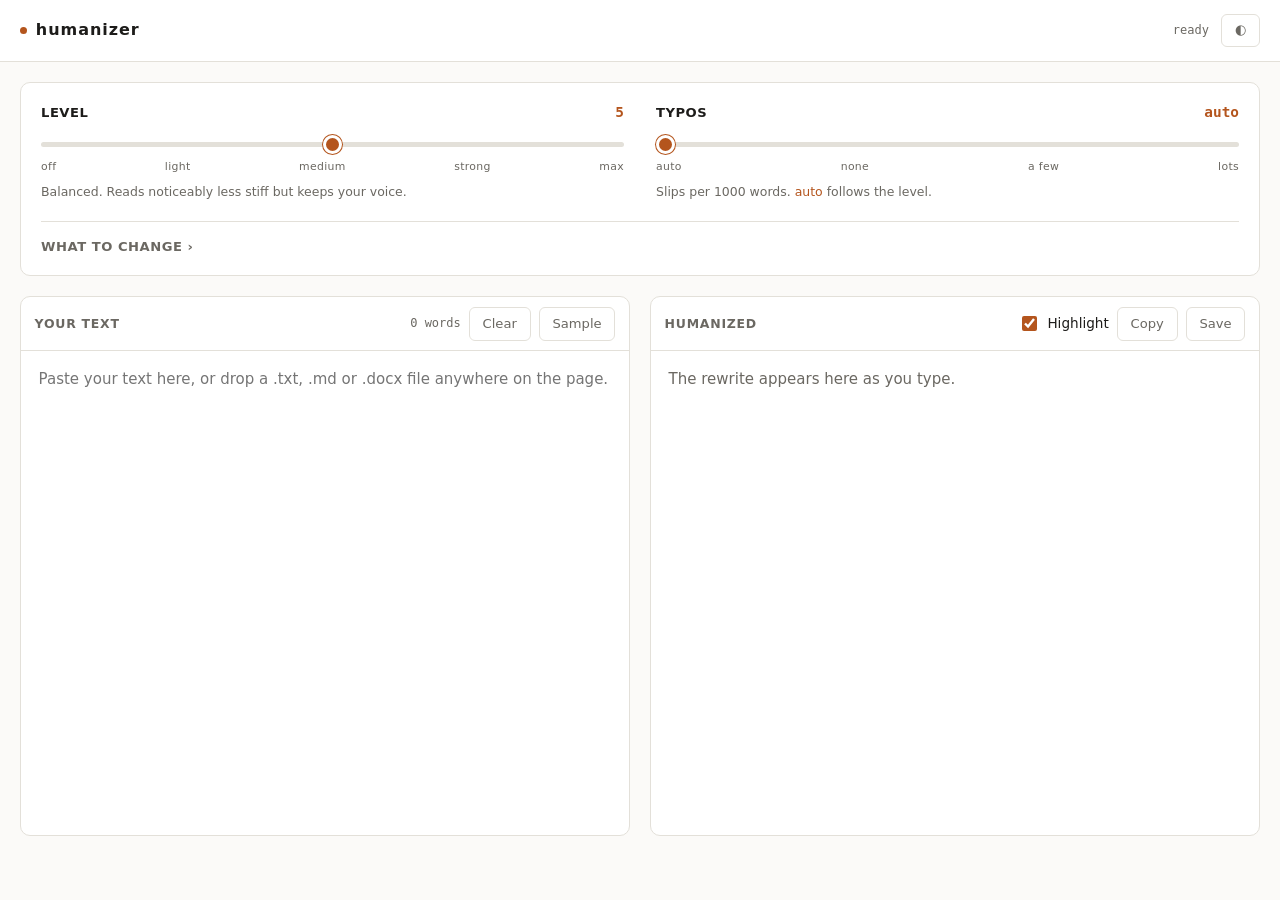
<file: index.html>
<!doctype html>
<html lang="en" data-theme="auto">
<head>
<meta charset="utf-8">
<meta name="viewport" content="width=device-width, initial-scale=1">
<title>humanizer</title>
<!-- relative, so this folder works both under the Python server at / and at a
     GitHub Pages project path like /humanizer/ -->
<link rel="stylesheet" href="app.css">
<link rel="icon" href="data:image/svg+xml,<svg xmlns='http://www.w3.org/2000/svg' viewBox='0 0 16 16'><text y='13' font-size='13'>✍</text></svg>">
</head>
<body>

<header class="bar">
  <h1>humanizer</h1>
  <div class="bar-actions">
    <span class="hint" id="status">ready</span>
    <button type="button" id="theme" class="ghost" title="Light / dark">◐</button>
  </div>
</header>

<main>
  <!-- ------------------------------------------------ controls -->
  <section class="controls">
    <div class="slider-block">
      <div class="slider-head">
        <label for="level">Level</label>
        <output id="level-value">5</output>
      </div>
      <input type="range" id="level" min="0" max="10" step="1" value="5">
      <div class="ticks">
        <span>off</span><span>light</span><span>medium</span><span>strong</span><span>max</span>
      </div>
      <p class="caption" id="level-caption"></p>
    </div>

    <div class="slider-block">
      <div class="slider-head">
        <label for="typos">Typos</label>
        <output id="typos-value">auto</output>
      </div>
      <input type="range" id="typos" min="-1" max="30" step="1" value="-1">
      <div class="ticks">
        <span>auto</span><span>none</span><span>a few</span><span>lots</span>
      </div>
      <p class="caption">Slips per 1000 words. <em>auto</em> follows the level.</p>
    </div>

    <details class="switches">
      <summary>What to change <span class="chev">›</span></summary>
      <div class="switch-grid">
        <label><input type="checkbox" data-setting="em_dashes" checked> Remove em dashes</label>
        <label><input type="checkbox" data-setting="hyphens" checked> Loosen hyphens</label>
        <label><input type="checkbox" data-setting="lexical" checked> Reword</label>
        <label><input type="checkbox" data-setting="contractions" checked> Contractions</label>
        <label><input type="checkbox" data-setting="seasoning" checked> Hedges &amp; openers</label>
        <label><input type="checkbox" data-setting="typos" checked> Typos</label>
        <label><input type="checkbox" data-setting="quotes" checked> Straighten quotes</label>
        <label><input type="checkbox" data-setting="semicolons" checked> Split semicolons</label>
        <label><input type="checkbox" data-setting="protect_first_sentence" checked> Spare first sentence</label>
      </div>
      <div class="seed-row">
        <label for="seed">Seed</label>
        <input type="number" id="seed" min="0" step="1" placeholder="random">
        <button type="button" id="reroll" class="ghost">Re-roll</button>
      </div>
      <div class="preserve-row">
        <label for="preserve">Never touch</label>
        <input type="text" id="preserve" placeholder="regex, one per line or comma separated">
      </div>
    </details>
  </section>

  <!-- ------------------------------------------------ panes -->
  <section class="panes">
    <div class="pane">
      <div class="pane-head">
        <h2>Your text</h2>
        <div class="pane-tools">
          <span class="count" id="in-count">0 words</span>
          <button type="button" id="clear" class="ghost">Clear</button>
          <button type="button" id="sample" class="ghost">Sample</button>
        </div>
      </div>
      <textarea id="input" spellcheck="false" placeholder="Paste your text here, or drop a .txt, .md or .docx file anywhere on the page."></textarea>
    </div>

    <div class="pane">
      <div class="pane-head">
        <h2>Humanized</h2>
        <div class="pane-tools">
          <label class="toggle"><input type="checkbox" id="highlight" checked> Highlight</label>
          <button type="button" id="copy" class="ghost">Copy</button>
          <button type="button" id="download" class="ghost">Save</button>
        </div>
      </div>
      <div id="output" class="output" aria-live="polite"></div>
    </div>
  </section>

  <!-- ------------------------------------------------ stats -->
  <section class="stats" id="stats" hidden>
    <div class="stats-head">
      <strong id="stats-total">0 edits</strong>
      <span class="hint" id="stats-words"></span>
    </div>
    <ul class="chips" id="stats-list"></ul>
  </section>

  <!-- ------------------------------------------------ docx -->
  <section class="docx" id="docx" hidden>
    <div class="docx-head">
      <div>
        <strong id="docx-name">document.docx</strong>
        <span class="hint" id="docx-summary"></span>
      </div>
      <div class="pane-tools">
        <button type="button" id="docx-run">Humanize document</button>
        <button type="button" id="docx-drop-file" class="ghost">Remove</button>
      </div>
    </div>
    <p class="caption">Formatting is preserved exactly: styles, bold runs, tables,
      headers, hyperlinks and images all come through untouched.</p>
    <div id="docx-changes" class="docx-changes"></div>
  </section>
</main>

<div id="drop" class="drop" hidden><div>Drop the file</div></div>
<div id="toast" class="toast" hidden></div>

<!-- The engine runs here, in the page. Nothing is sent anywhere, and the only
     reason this needs http rather than file:// is that ES modules do. -->
<script type="module" src="app.js"></script>
</body>
</html>
</file>
<file: app.css>
/* humanizer web ui */

:root {
  --bg: #fbfaf8;
  --panel: #ffffff;
  --ink: #1d1c1a;
  --ink-soft: #6b6862;
  --line: #e3e0d9;
  --accent: #b4551d;
  --accent-soft: #f4e6dc;
  --added: #1d6b3f;
  --added-bg: #e2f1e6;
  --removed: #9b2c2c;
  --typo: #8a5a00;
  --typo-bg: #fbf0d8;
  --radius: 10px;
  --mono: ui-monospace, "SF Mono", "Cascadia Mono", Menlo, Consolas, monospace;
  --sans: ui-sans-serif, system-ui, -apple-system, "Segoe UI", Inter, sans-serif;
}

html[data-theme="dark"] {
  --bg: #17171a;
  --panel: #1f1f23;
  --ink: #ececea;
  --ink-soft: #9a978f;
  --line: #33333a;
  --accent: #e08b52;
  --accent-soft: #3a2a1e;
  --added: #7fcf9d;
  --added-bg: #1e3527;
  --removed: #e08585;
  --typo: #e0b45f;
  --typo-bg: #3a3120;
}

@media (prefers-color-scheme: dark) {
  html[data-theme="auto"] {
    --bg: #17171a;
    --panel: #1f1f23;
    --ink: #ececea;
    --ink-soft: #9a978f;
    --line: #33333a;
    --accent: #e08b52;
    --accent-soft: #3a2a1e;
    --added: #7fcf9d;
    --added-bg: #1e3527;
    --removed: #e08585;
    --typo: #e0b45f;
    --typo-bg: #3a3120;
  }
}

* { box-sizing: border-box; }

/* The hidden attribute only works through the UA rule [hidden] {display:none},
 * and any author rule setting display beats it no matter how specific it is —
 * which is how .drop {display:grid} kept the drop overlay on screen from page
 * load, covering the whole page. Restate it here, where it wins, so the
 * attribute means what it says for every element that uses it. */
[hidden] { display: none !important; }

body {
  margin: 0;
  background: var(--bg);
  color: var(--ink);
  font-family: var(--sans);
  font-size: 15px;
  line-height: 1.55;
  -webkit-font-smoothing: antialiased;
}

/* ---------------------------------------------------------- header */

.bar {
  display: flex;
  align-items: center;
  justify-content: space-between;
  gap: 1rem;
  padding: 0.85rem 1.25rem;
  border-bottom: 1px solid var(--line);
  background: var(--panel);
  position: sticky;
  top: 0;
  z-index: 20;
}

.bar h1 {
  margin: 0;
  font-size: 1rem;
  letter-spacing: 0.06em;
  text-transform: lowercase;
  font-weight: 620;
}
.bar h1::before {
  content: "";
  display: inline-block;
  width: 7px; height: 7px;
  margin-right: 0.55rem;
  border-radius: 50%;
  background: var(--accent);
  vertical-align: 1px;
}

.bar-actions { display: flex; align-items: center; gap: 0.75rem; }

main {
  max-width: 1280px;
  margin: 0 auto;
  padding: 1.25rem;
  display: grid;
  gap: 1.25rem;
}

/* ---------------------------------------------------------- controls */

.controls {
  display: grid;
  grid-template-columns: 1fr 1fr;
  gap: 1.25rem 2rem;
  padding: 1.15rem 1.25rem;
  background: var(--panel);
  border: 1px solid var(--line);
  border-radius: var(--radius);
}

.slider-head {
  display: flex;
  align-items: baseline;
  justify-content: space-between;
  margin-bottom: 0.45rem;
}
.slider-head label { font-weight: 600; font-size: 0.82rem; letter-spacing: 0.04em; text-transform: uppercase; }
.slider-head output {
  font-family: var(--mono);
  font-size: 0.9rem;
  color: var(--accent);
  font-weight: 600;
}

input[type="range"] {
  width: 100%;
  margin: 0;
  appearance: none;
  background: transparent;
  cursor: grab;
}
input[type="range"]:active { cursor: grabbing; }
input[type="range"]::-webkit-slider-runnable-track {
  height: 5px; border-radius: 3px; background: var(--line);
}
input[type="range"]::-moz-range-track {
  height: 5px; border-radius: 3px; background: var(--line);
}
input[type="range"]::-webkit-slider-thumb {
  appearance: none;
  width: 19px; height: 19px;
  margin-top: -7px;
  border-radius: 50%;
  background: var(--accent);
  border: 3px solid var(--panel);
  box-shadow: 0 0 0 1px var(--accent);
}
input[type="range"]::-moz-range-thumb {
  width: 15px; height: 15px;
  border-radius: 50%;
  background: var(--accent);
  border: 3px solid var(--panel);
  box-shadow: 0 0 0 1px var(--accent);
}
input[type="range"]:focus-visible { outline: 2px solid var(--accent); outline-offset: 6px; }

.ticks {
  display: flex;
  justify-content: space-between;
  margin-top: 0.3rem;
  font-size: 0.68rem;
  color: var(--ink-soft);
  letter-spacing: 0.03em;
}

.caption { margin: 0.4rem 0 0; font-size: 0.78rem; color: var(--ink-soft); min-height: 1.2em; }
.caption em { color: var(--accent); font-style: normal; }

.switches {
  grid-column: 1 / -1;
  border-top: 1px solid var(--line);
  padding-top: 0.9rem;
}
.switches summary {
  cursor: pointer;
  font-size: 0.82rem;
  font-weight: 600;
  letter-spacing: 0.04em;
  text-transform: uppercase;
  list-style: none;
  color: var(--ink-soft);
  user-select: none;
}
.switches summary::-webkit-details-marker { display: none; }
.switches .chev { display: inline-block; transition: transform 0.15s; }
.switches[open] .chev { transform: rotate(90deg); }

.switch-grid {
  display: grid;
  grid-template-columns: repeat(auto-fit, minmax(190px, 1fr));
  gap: 0.35rem 1.25rem;
  margin: 0.9rem 0;
}
.switch-grid label,
.toggle {
  display: flex;
  align-items: center;
  gap: 0.45rem;
  font-size: 0.85rem;
  cursor: pointer;
}
input[type="checkbox"] { accent-color: var(--accent); width: 15px; height: 15px; cursor: pointer; }

.seed-row, .preserve-row {
  display: flex;
  align-items: center;
  gap: 0.6rem;
  margin-top: 0.6rem;
  font-size: 0.85rem;
}
.seed-row label, .preserve-row label { color: var(--ink-soft); min-width: 5.5rem; }
.preserve-row input { flex: 1; }

input[type="number"], input[type="text"] {
  font: inherit;
  font-size: 0.85rem;
  padding: 0.3rem 0.55rem;
  border: 1px solid var(--line);
  border-radius: 6px;
  background: var(--bg);
  color: var(--ink);
}
input[type="number"] { width: 8rem; font-family: var(--mono); }
input:focus-visible { outline: 2px solid var(--accent); outline-offset: 1px; }

/* ---------------------------------------------------------- buttons */

button {
  font: inherit;
  font-size: 0.82rem;
  padding: 0.35rem 0.8rem;
  border-radius: 6px;
  border: 1px solid var(--accent);
  background: var(--accent);
  color: #fff;
  cursor: pointer;
  transition: opacity 0.12s, background 0.12s;
}
button:hover { opacity: 0.88; }
button:active { transform: translateY(1px); }
button.ghost {
  background: transparent;
  color: var(--ink-soft);
  border-color: var(--line);
}
button.ghost:hover { color: var(--ink); border-color: var(--ink-soft); }
button:focus-visible { outline: 2px solid var(--accent); outline-offset: 2px; }
button:disabled { opacity: 0.45; cursor: not-allowed; }

/* ---------------------------------------------------------- panes */

.panes {
  display: grid;
  grid-template-columns: 1fr 1fr;
  gap: 1.25rem;
}

.pane {
  display: flex;
  flex-direction: column;
  background: var(--panel);
  border: 1px solid var(--line);
  border-radius: var(--radius);
  overflow: hidden;
  min-height: 60vh;
}

.pane-head {
  display: flex;
  align-items: center;
  justify-content: space-between;
  gap: 0.75rem;
  padding: 0.6rem 0.85rem;
  border-bottom: 1px solid var(--line);
  flex-wrap: wrap;
}
.pane-head h2 {
  margin: 0;
  font-size: 0.78rem;
  letter-spacing: 0.06em;
  text-transform: uppercase;
  color: var(--ink-soft);
  font-weight: 620;
}
.pane-tools { display: flex; align-items: center; gap: 0.5rem; }
.count, .hint { font-size: 0.75rem; color: var(--ink-soft); font-family: var(--mono); }

textarea, .output {
  flex: 1;
  margin: 0;
  padding: 1rem 1.1rem;
  border: 0;
  font-family: var(--sans);
  font-size: 15px;
  line-height: 1.7;
  background: transparent;
  color: var(--ink);
  overflow-y: auto;
  white-space: pre-wrap;
  word-wrap: break-word;
  /* Each paragraph takes its direction from its own first strong character,
     so Hebrew reads right to left and a mixed document gets both, per line,
     without a language switch. */
  unicode-bidi: plaintext;
  text-align: start;
}
textarea { resize: none; }
textarea:focus { outline: none; }
.output:empty::before {
  content: "The rewrite appears here as you type.";
  color: var(--ink-soft);
}

/* change highlighting */
.output mark {
  background: var(--added-bg);
  color: var(--added);
  border-radius: 3px;
  padding: 0.05em 0.12em;
  cursor: help;
  text-decoration: none;
}
.output mark[data-kind^="typo"] { background: var(--typo-bg); color: var(--typo); }
.output mark[data-kind="dash"],
.output mark[data-kind="quote"],
.output mark[data-kind="semicolon"] { background: var(--accent-soft); color: var(--accent); }
.output del {
  display: inline-block;
  width: 3px; height: 1em;
  vertical-align: -0.15em;
  background: var(--removed);
  opacity: 0.55;
  border-radius: 2px;
  cursor: help;
}
body.plain .output mark { background: none; color: inherit; padding: 0; }
body.plain .output del { display: none; }

/* ---------------------------------------------------------- stats */

.stats {
  padding: 0.9rem 1.15rem;
  background: var(--panel);
  border: 1px solid var(--line);
  border-radius: var(--radius);
}
.stats-head { display: flex; align-items: baseline; gap: 0.75rem; margin-bottom: 0.6rem; }
.stats-head strong { font-size: 0.95rem; }

.chips { display: flex; flex-wrap: wrap; gap: 0.4rem; margin: 0; padding: 0; list-style: none; }
.chips li {
  display: flex;
  align-items: baseline;
  gap: 0.4rem;
  padding: 0.2rem 0.6rem;
  border: 1px solid var(--line);
  border-radius: 99px;
  font-size: 0.78rem;
  background: var(--bg);
}
.chips b { font-family: var(--mono); color: var(--accent); font-weight: 600; }

/* ---------------------------------------------------------- docx */

.docx {
  padding: 1rem 1.15rem;
  background: var(--panel);
  border: 1px solid var(--accent);
  border-radius: var(--radius);
}
.docx-head { display: flex; align-items: center; justify-content: space-between; gap: 1rem; flex-wrap: wrap; }
.docx-head strong { font-family: var(--mono); font-size: 0.9rem; }
.docx-head .hint { margin-left: 0.6rem; }

.docx-changes { margin-top: 0.9rem; display: grid; gap: 0.5rem; max-height: 22rem; overflow-y: auto; }
.docx-changes:empty { display: none; }
.docx-change {
  padding: 0.55rem 0.7rem;
  border-left: 2px solid var(--line);
  font-size: 0.85rem;
  line-height: 1.6;
}
.docx-change .before { color: var(--ink-soft); text-decoration: line-through; text-decoration-color: var(--removed); }
.docx-change .after { color: var(--ink); }

/* ---------------------------------------------------------- overlays */

.drop {
  position: fixed;
  inset: 0;
  z-index: 50;
  display: grid;
  place-items: center;
  background: rgba(0, 0, 0, 0.45);
  backdrop-filter: blur(2px);
}
.drop div {
  padding: 2rem 3rem;
  border: 2px dashed #fff;
  border-radius: var(--radius);
  color: #fff;
  font-size: 1.1rem;
  letter-spacing: 0.04em;
}

.toast {
  position: fixed;
  left: 50%;
  bottom: 1.5rem;
  transform: translateX(-50%);
  z-index: 60;
  padding: 0.5rem 1rem;
  border-radius: 99px;
  background: var(--ink);
  color: var(--bg);
  font-size: 0.82rem;
  box-shadow: 0 4px 16px rgba(0, 0, 0, 0.2);
}
.toast[data-tone="bad"] { background: var(--removed); color: #fff; }

/* ---------------------------------------------------------- responsive */

@media (max-width: 900px) {
  .panes, .controls { grid-template-columns: 1fr; }
  .pane { min-height: 42vh; }
  main { padding: 0.9rem; gap: 0.9rem; }
}

@media (prefers-reduced-motion: reduce) {
  * { transition: none !important; }
}
</file>
